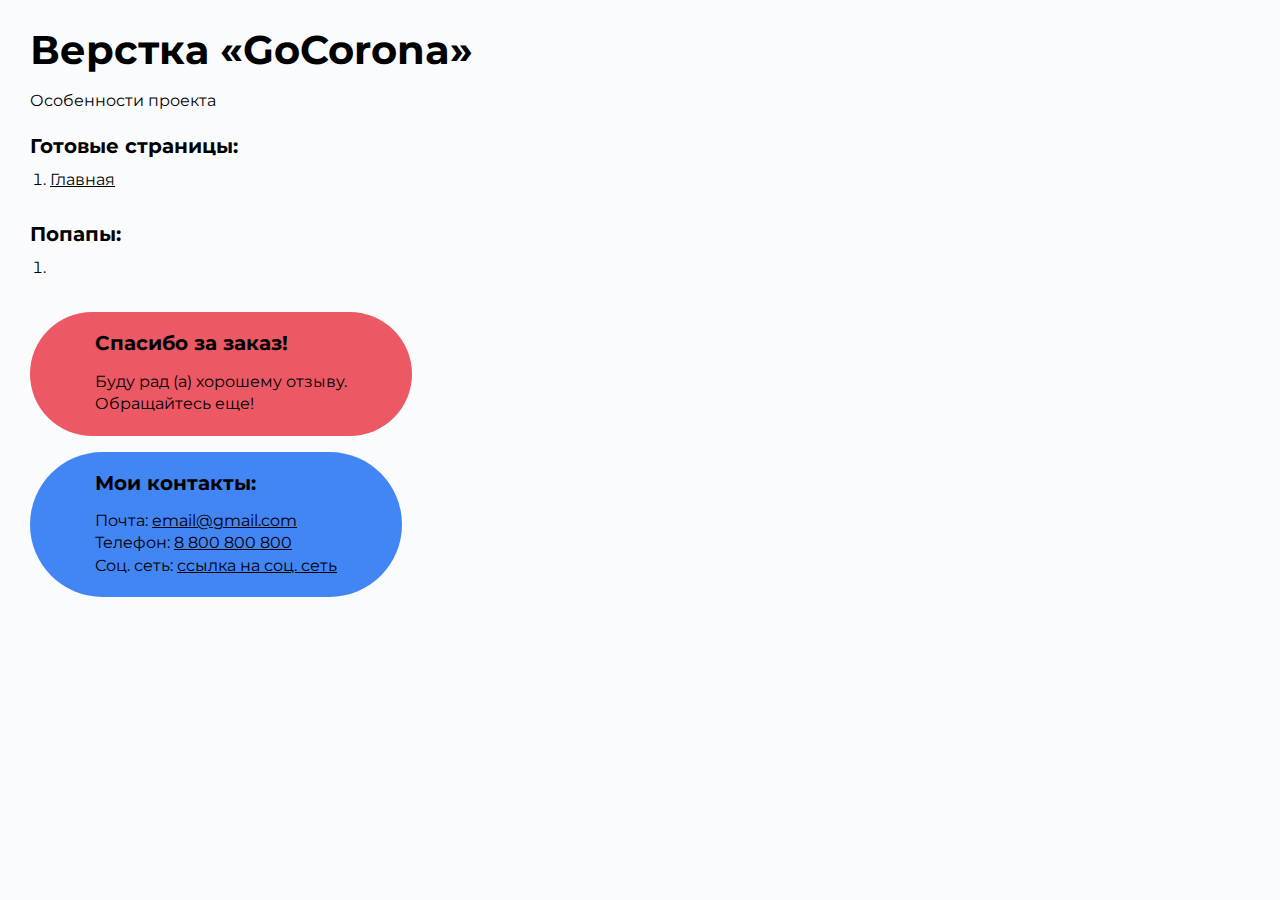
<file: index.html>
<!DOCTYPE html>
<html>

<head>
	<meta charset="UTF-8">
	<meta name="viewport" content="width=device-width, initial-scale=1.0">
	<title>Верстка <span>«GoCorona»</span></title>
</head>

<body>
	<div class="rootpage">
		<h1>Верстка «GoCorona»</h1>
		<div class="rootpage__info">
			Особенности проекта
		</div>
		<h2>Готовые страницы:</h2>
		<ol class="rootpage__list">
			<li><a target="_blank" href="home.html">Главная</a></li>
		</ol>
		<h2>Попапы:</h2>
		<ol class="rootpage__list">
			<li><a target="_blank" href="home.html#"></a></li>
		</ol>
		<div class="rootpage__tnx">
			<h2>Спасибо за заказ!</h2>
			<p>Буду рад (а) хорошему отзыву.</p>
			<p>Обращайтесь еще!</p>
		</div>
		<div class="rootpage__contacts">
			<h2>Мои контакты:</h2>
			<p>Почта: <a href="mailto:email@gmail.com">email@gmail.com</a></p>
			<p>Телефон: <a href="tel:8800800800">8 800 800 800</a></p>
			<p>Соц. сеть: <a href="">ссылка на соц. сеть</a></p>
		</div>
	</div>
</body>
<style>
	@charset "UTF-8";
	@import url("https://fonts.googleapis.com/css?family=Montserrat:regular,700&display=swap");

	*,
	*::before,
	*::after {
		padding: 0px;
		margin: 0px;
		border: 0px;
		box-sizing: border-box;
	}

	html,
	body {
		height: 100%;
		margin: 0;
		padding: 0;
		min-width: 320px;
		width: 100%;
		color: #000;
		background-color: #FAFBFD;
	}

	body {
		font-family: Montserrat;
		font-size: 100%;
		line-height: 1;
		font-size: 1rem;
	}

	a {
		text-decoration: underline;
		color: #000
	}

	a:visited {
		text-decoration: underline;
		color: #616161;
	}

	a:hover {
		text-decoration: none;
	}

	ul li {
		list-style: none;
	}

	img {
		vertical-align: top;
	}

	.wrapper {
		width: 100%;
		min-height: 100%;
		overflow: hidden;
	}

	.rootpage {
		padding: 30px;
		display: flex;
		flex-direction: column;
		align-items: flex-start;
	}

	@media (max-width: 767px) {
		.rootpage {
			padding: 30px 15px;
		}
	}

	h1 {
		color: #000;
		font-size: 2.5rem;
		margin: 0px 0px 1.25rem 0px;
	}

	@media (max-width: 767px) {
		h1 {
			font-size: 1.85rem;
			margin: 0px 0px 1.25rem 0px;
		}
	}

	h2 {
		color: #000;
		font-size: 1.25rem;
		margin: 0px 0px 1rem 0px;
	}

	@media (max-width: 767px) {
		h2 {
			font-size: 1.125rem;
			margin: 0px 0px 1rem 0px;
		}
	}

	.rootpage__info {
		line-height: 140%;
		margin: 0px 0px 1.5rem 0px;
	}

	.rootpage__list {
		margin: 0px 0px 2.25rem 1.25rem;
	}

	.rootpage__list li:not(:last-child) {
		margin: 0px 0px 15px 0px;
	}

	.rootpage__contacts,
	.rootpage__tnx {
		border-radius: 200px;
		padding: 20px 65px;
		line-height: 140%;
	}

	@media (max-width: 767px) {

		.rootpage__contacts,
		.rootpage__tnx {
			border-radius: 40px;
			padding: 20px;
		}
	}

	.rootpage__contacts {
		background: #4285F4;
	}

	.rootpage__contacts a {
		color: #000;
	}

	.rootpage__tnx {
		background: #EC5863;
		margin: 0px 0px 1rem 0px;
	}
</style>

</html>
</file>
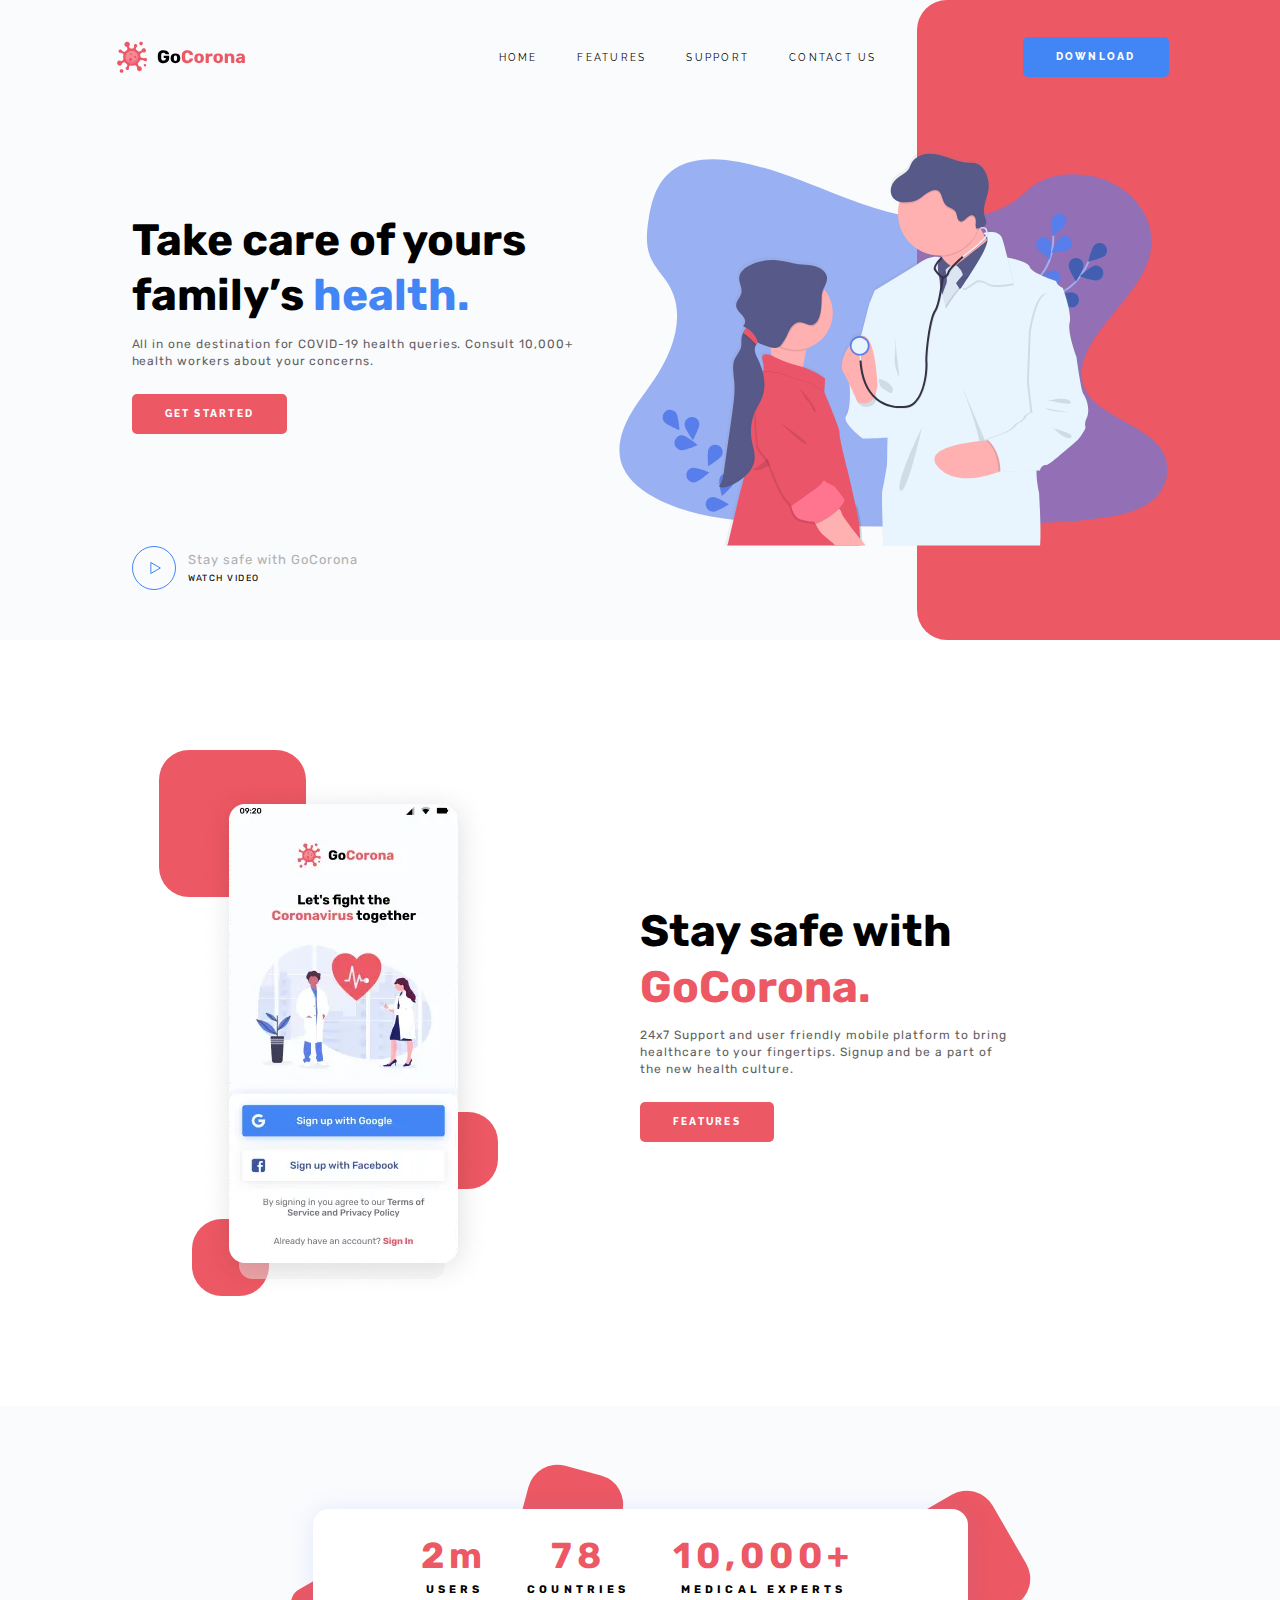
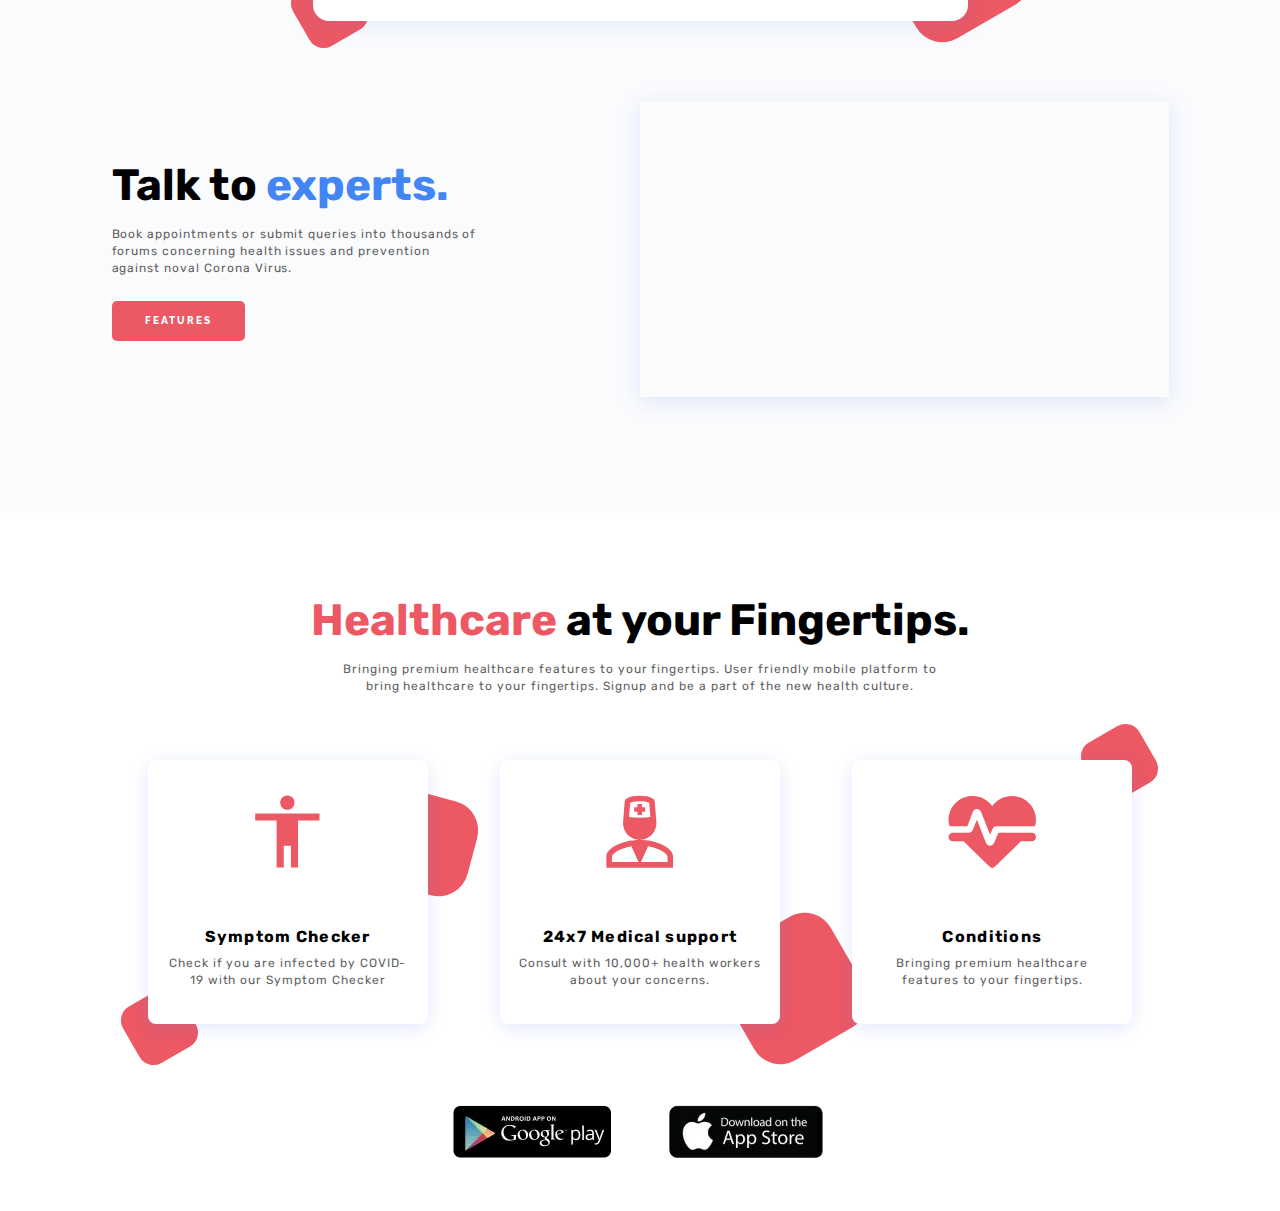
<file: home.html>
<!DOCTYPE html>
<html lang="ru">

<head>
	<title>Главная</title>
	<meta charset="UTF-8">
	<meta name="format-detection" content="telephone=no">
	<!-- <style>body{opacity: 0;}</style> -->
	<link rel="stylesheet" href="css/style.min.css?_v=20220305144704">
	<link rel="shortcut icon" href="favicon.ico">
	<!-- <meta name="robots" content="noindex, nofollow"> -->
	<meta name="viewport" content="width=device-width, initial-scale=1.0">
</head>

<body>
	<div class="wrapper">
		<header class="header">
			<div class="header__container">
				<a href="#" class="header__logo">
					<img src="img/Logo.svg" alt="Логотип">
				</a>
				<div class="header__menu menu">
					<nav class="menu__body">
						<ul class="menu__list">
							<li class="menu__item"><a href="#" class="menu__link">HOME</a></li>
							<li class="menu__item"><a href="#" data-goto=".stay-safe" class="menu__link">FEATURES</a></li>
							<li class="menu__item"><a href="#" data-goto=".experts" class="menu__link">SUPPORT</a></li>
							<li class="menu__item"><a href="#" data-goto=".footer__item" class="menu__link">CONTACT US</a></li>
						</ul>
					</nav>
				</div>

				<div class="header__button">
					<a href="#" class="button button_blue">DOWNLOAD</a>
					<button type="button" class="menu__icon icon-menu"><span></span></button>
				</div>
			</div>
		</header>
		<main class="page">
			<section class="get-started">
				<div class="get-started__container">
					<div class="get-started__content">
						<div class="get-started__text-block">
							<h1 class="text-block__title text-block__title_blue">Take care of yours family’s <span>health.</span></h1>
							<div class="text-block__text">All in one destination for COVID-19 health queries. Consult 10,000+ health workers about your concerns.</div>
							<a href="#" class="text-block__button button">GET STARTED</a>
						</div>
					</div>
					<div class="get-started__image">
						<img src="img/get-started/image.svg" alt="Картинка">
					</div>
					<div class="get-started__video">
						<a href="#" class="video-get-started">
							<div class="video-get-started__icon">
								<img src="img/get-started/play.svg" alt="Смотреть Видео">
							</div>
							<div class="get-started__body">
								<div class="get-started__title">Stay safe with GoCorona</div>
								<div class="get-started__text">Watch Video</div>
							</div>
						</a>
					</div>

				</div>
			</section>
			<section class="stay-safe">
				<div class="stay-safe__container">
					<div class="stay-safe__media">
						<div class="media-stay-safe">
							<div class="media-stay-safe__image">
								<picture><source srcset="img/stay-safe/app.webp" type="image/webp"><img src="img/stay-safe/app.png" alt="Приложение"></picture>
							</div>
							<div class="media-stay-safe__item media-stay-safe__item_1"></div>
							<div class="media-stay-safe__item media-stay-safe__item_2"></div>
							<div class="media-stay-safe__item media-stay-safe__item_3"></div>
						</div>
					</div>
					<div class="stay-safe__content">
						<div class="stay-safe__text-block">
							<h2 class="text-block__title">Stay safe with <span>GoCorona.</span></h2>
							<div class="text-block__text">24x7 Support and user friendly mobile platform to bring healthcare to your fingertips. Signup and be a part of the new health culture.</div>
							<a href="#" class="text-block__button button">Features</a>
						</div>
					</div>
				</div>
			</section>
			<section id="expert" class="experts">
				<div class="experts__container">
					<div class="experts__statistics statistics-experts">
						<div class="statistics-experts__body body-statistics-experts">
							<div class="body-statistics-experts__item">
								<div class="body-statistics-experts__value">2m</div>
								<div class="body-statistics-experts__text">Users</div>
							</div>
							<div class="body-statistics-experts__item">
								<div class="body-statistics-experts__value">78</div>
								<div class="body-statistics-experts__text">Countries</div>
							</div>
							<div class="body-statistics-experts__item">
								<div class="body-statistics-experts__value">10,000+</div>
								<div class="body-statistics-experts__text">Medical experts</div>
							</div>


						</div>
						<div class="statistics-experts__decor statistics-experts__decor_1"></div>
						<div class="statistics-experts__decor statistics-experts__decor_2"></div>
						<div class="statistics-experts__decor statistics-experts__decor_3"></div>
					</div>
					<div class="experts__body">
						<div class="experts__content">
							<div class="experts__text-block">
								<h2 class="text-block__title text-block__title_blue">Talk to <span>experts.</span></h2>
								<div class="text-block__text">Book appointments or submit queries into thousands of forums concerning health issues and prevention <br> against noval Corona Virus.</div>
								<a href="#" class="text-block__button button">Features</a>
							</div>
						</div>
						<div class="experts__video">
							<iframe src="https://www.youtube.com/embed/hlaqmOT6kB4" title="YouTube video player" frameborder="0" allow="accelerometer; autoplay; clipboard-write; encrypted-media; gyroscope; picture-in-picture" allowfullscreen></iframe>
						</div>

					</div>
				</div>
			</section>
			<section class="healthcare">
				<div class="healthcare__container">
					<div class="healthcare__text-block text-block_center">
						<h2 class="text-block__title"><span>Healthcare</span> at your Fingertips.</h2>
						<div class="text-block__text text-block__text_mw">Bringing premium healthcare features to your fingertips. User friendly mobile platform to bring healthcare to your fingertips. Signup and be a part of the new health culture.</div>
					</div>
					<div class="healthcare__items">
						<div class="healthcare__column healthcare__column_1">
							<div class="healthcare__item item-healthcare">
								<div class="item-healthcare__icon">
									<img src="img/healthcare/01.svg" alt="Иконка01">
								</div>
								<div class="item-healthcare__title">Symptom Checker</div>
								<div class="item-healthcare__text">Check if you are infected by COVID-19 with our Symptom Checker</div>
							</div>
						</div>

						<div class="healthcare__column healthcare__column_2">
							<div class="healthcare__item item-healthcare">
								<div class="item-healthcare__icon">
									<img src="img/healthcare/02.svg" alt="Иконка02">
								</div>
								<div class="item-healthcare__title">24x7 Medical support</div>
								<div class="item-healthcare__text">Consult with 10,000+ health workers about your concerns.</div>
							</div>
						</div>

						<div class="healthcare__column healthcare__column_3">
							<div class="healthcare__item item-healthcare">
								<div class="item-healthcare__icon">
									<img src="img/healthcare/03.svg" alt="Иконка03">
								</div>
								<div class="item-healthcare__title">Conditions</div>
								<div class="item-healthcare__text">Bringing premium healthcare features to your fingertips.</div>
							</div>
						</div>

					</div>
				</div>
			</section>
		</main>
		<footer class="footer">
			<div class="footer__container">
				<div class="footer__items">
					<a href="#" class="footer__item">
						<picture><source srcset="img/healthcare/google.webp" type="image/webp"><img src="img/healthcare/google.png" alt="google"></picture>
					</a>
					<a href="#" class="footer__item">
						<picture><source srcset="img/healthcare/appstore.webp" type="image/webp"><img src="img/healthcare/appstore.png" alt="appstore"></picture>
					</a>
				</div>
			</div>
		</footer>
	</div>
	<!-- 
<div id="popup" aria-hidden="true" class="popup">
	<div class="popup__wrapper">
		<div class="popup__content">
			<button data-close type="button" class="popup__close">Закрыть</button>
			<div class="popup__text">
			</div>
		</div>
	</div>
</div>
 -->

	<script src="js/app.min.js?_v=20220305144704"></script>
</body>

</html>
</file>
<file: css/style.min.css>
@charset "UTF-8";@import url(https://fonts.googleapis.com/css?family=Rubik:300,regular,700&display=swap);@import url(https://fonts.googleapis.com/css?family=Raleway:700,800&display=swap);*{padding:0;margin:0;border:0}*,:after,:before{-webkit-box-sizing:border-box;box-sizing:border-box}body,html{height:100%;min-width:320px}body{color:#000;line-height:1;font-family:Rubik;font-size:.75rem;-ms-text-size-adjust:100%;-moz-text-size-adjust:100%;-webkit-text-size-adjust:100%;-webkit-font-smoothing:antialiased;-moz-osx-font-smoothing:grayscale}button,input,textarea{font-family:Rubik;font-size:inherit}button{cursor:pointer;color:inherit;background-color:inherit}a{color:inherit}a:link,a:visited{text-decoration:none}a:hover{text-decoration:none}ul li{list-style:none}img{vertical-align:top}h1,h2,h3,h4,h5,h6{font-weight:inherit;font-size:inherit}.lock body{overflow:hidden;-ms-touch-action:none;touch-action:none}.wrapper{min-height:100%;display:-webkit-box;display:-ms-flexbox;display:flex;-webkit-box-orient:vertical;-webkit-box-direction:normal;-ms-flex-direction:column;flex-direction:column;overflow:hidden}.wrapper>main{-webkit-box-flex:1;-ms-flex:1 1 auto;flex:1 1 auto}.wrapper>*{min-width:0}[class*=__container]{max-width:66.0625rem;-webkit-box-sizing:content-box;box-sizing:content-box;margin:0 auto;padding:0 .9375rem}[class*=-ibg]{position:relative}[class*=-ibg] img{position:absolute;width:100%;height:100%;top:0;left:0;-o-object-fit:cover;object-fit:cover}[class*=-ibg_contain] img{-o-object-fit:contain;object-fit:contain}.header{position:absolute;width:100%;top:0;left:0;z-index:50}.header__container{display:-webkit-box;display:-ms-flexbox;display:flex;min-height:7.125rem;-webkit-box-align:center;-ms-flex-align:center;align-items:center}.header__logo{z-index:5}.header__menu{-webkit-box-flex:1;-ms-flex:1 1 auto;flex:1 1 auto}.header__button{position:relative;z-index:5;display:-webkit-box;display:-ms-flexbox;display:flex;-webkit-box-pack:end;-ms-flex-pack:end;justify-content:flex-end;-webkit-box-flex:0;-ms-flex:0 0 15.75rem;flex:0 0 15.75rem}.menu{display:-webkit-box;display:-ms-flexbox;display:flex;-webkit-box-pack:end;-ms-flex-pack:end;justify-content:flex-end}.menu__list{display:-webkit-box;display:-ms-flexbox;display:flex}.menu__item{margin:0 2.5rem 0 0}.menu__link{text-transform:uppercase;font-family:Raleway;font-size:.625rem;color:#fcfdfe;line-height:1.2;letter-spacing:.14rem;color:#000;-webkit-transition:color .3s ease 0s;-o-transition:color .3s ease 0s;transition:color .3s ease 0s}.button{display:inline-block;font-family:Raleway;text-transform:uppercase;font-weight:800;font-size:.625rem;color:#fcfdfe;line-height:1.2;letter-spacing:.14rem;background-color:#ec5863;border-radius:.3125rem;padding:.875rem 2.0625rem;-webkit-transition:background-color .3s ease 0s;-o-transition:background-color .3s ease 0s;transition:background-color .3s ease 0s}.button_blue{-webkit-transition:background-color .3s ease 0s;-o-transition:background-color .3s ease 0s;transition:background-color .3s ease 0s;background-color:#4285f4}.icon-menu{display:none}.footer{padding:2.8125rem 0}.footer__items{display:-webkit-box;display:-ms-flexbox;display:flex;gap:3.125rem;-webkit-box-pack:center;-ms-flex-pack:center;justify-content:center;-webkit-box-align:center;-ms-flex-align:center;align-items:center}*{scroll-behavior:smooth}.get-started{background-color:#fafbfd}.get-started__container{padding:9.375rem 0 3.125rem 0;display:-webkit-box;display:-ms-flexbox;display:flex;-webkit-box-align:center;-ms-flex-align:center;align-items:center;-ms-flex-wrap:wrap;flex-wrap:wrap;position:relative}.get-started__content{padding:0 1.25rem}.get-started__content:not(:last-child){margin-bottom:3.125rem}.get-started__image{z-index:2}.get-started__image img{width:100%;-o-object-fit:cover;object-fit:cover}.get-started__video{-webkit-box-flex:1;-ms-flex:1 1 100%;flex:1 1 100%;padding:0 0 0 1.25rem}.get-started__body{padding:0 0 0 .75rem;display:-webkit-box;display:-ms-flexbox;display:flex;-webkit-box-orient:vertical;-webkit-box-direction:normal;-ms-flex-direction:column;flex-direction:column}.get-started__title{font-size:.8125rem;line-height:1.2307692308;letter-spacing:.08em;color:#b0b0b0}.get-started__title:not(:last-child){margin-bottom:.3125rem}.get-started__text{font-size:.5625rem;line-height:1.2307692308;letter-spacing:.165em;color:#000;text-transform:uppercase}.text-block_center{text-align:center}.text-block__title{font-weight:700;font-size:2.75rem;line-height:126%;color:#000}.text-block__title:not(:last-child){margin-bottom:.75rem}.text-block__title span{color:#ec5863}.text-block__title_blue span{color:#4285f4}.text-block__text{font-size:.75rem;line-height:1.4166666667;letter-spacing:.08em;color:#616161}.text-block__text:not(:last-child){margin-bottom:1.5rem}.text-block__text_mw{max-width:37.5rem;margin:0 auto}.video-get-started{display:-webkit-inline-box;display:-ms-inline-flexbox;display:inline-flex;-webkit-box-align:center;-ms-flex-align:center;align-items:center}.video-get-started__icon{-webkit-box-flex:0;-ms-flex:0 0 2.75rem;flex:0 0 2.75rem}@supports (padding-top:clamp(2.5rem ,1.4569752282rem + 5.2151238592vw ,5rem)){.stay-safe{padding-top:clamp(2.5rem ,1.4569752282rem + 5.2151238592vw ,5rem)}}@supports not (padding-top:clamp(2.5rem ,1.4569752282rem + 5.2151238592vw ,5rem)){.stay-safe{padding-top:calc(2.5rem + 2.5 * (100vw - 20rem)/ 47.9375)}}@supports (padding-bottom:clamp(1.25rem ,-0.3145371578rem + 7.8226857888vw ,5rem)){.stay-safe{padding-bottom:clamp(1.25rem ,-.3145371578rem + 7.8226857888vw ,5rem)}}@supports not (padding-bottom:clamp(1.25rem ,-0.3145371578rem + 7.8226857888vw ,5rem)){.stay-safe{padding-bottom:calc(1.25rem + 3.75 * (100vw - 20rem)/ 47.9375)}}.stay-safe__container{display:-webkit-box;display:-ms-flexbox;display:flex;-webkit-box-align:center;-ms-flex-align:center;align-items:center}.stay-safe__media{-webkit-box-flex:0;-ms-flex:0 1 50%;flex:0 1 50%}.stay-safe__content{-webkit-box-flex:0;-ms-flex:0 1 50%;flex:0 1 50%}.media-stay-safe{width:23.3125rem;padding:3.5rem 0 1.6875rem 0;text-align:center;position:relative}.media-stay-safe__image{display:inline-block;position:relative}.media-stay-safe__image img{z-index:2;position:relative}.media-stay-safe__image::after{content:"";position:absolute;bottom:20px;left:40px;width:206px;height:27px;background:rgba(240,240,240,.49);border-radius:1rem;z-index:1}.media-stay-safe__item{position:absolute;background-color:#ec5863;border-radius:1.875rem}.media-stay-safe__item_1{top:30px;left:0;width:9.1875rem;height:9.1875rem}.media-stay-safe__item_2{bottom:30px;left:33px;width:4.8125rem;height:4.8125rem}.media-stay-safe__item_3{bottom:137px;right:34px;width:4.8125rem;height:4.8125rem}.experts{background-color:#fafbfd;padding:6.4375rem 0 7.25rem 0}.experts__statistics{max-width:40.9375rem;margin:0 auto;position:relative}.experts__text-block{max-width:25rem}.experts__body{display:-webkit-box;display:-ms-flexbox;display:flex;-webkit-box-align:center;-ms-flex-align:center;align-items:center}.experts__content{-webkit-box-flex:0;-ms-flex:0 1 50%;flex:0 1 50%;padding:0 1.25rem 0 0}.experts__video{-webkit-box-flex:0;-ms-flex:0 1 50%;flex:0 1 50%;padding-bottom:28%;position:relative;-webkit-box-shadow:0 4px 18px rgba(88,126,236,.18);box-shadow:0 4px 18px rgba(88,126,236,.18);overflow:hidden}.experts__video iframe{position:absolute;width:100%;height:100%;top:0;left:0;-o-object-fit:cover;object-fit:cover;border-radius:8px}.statistics-experts{max-width:40.9375rem;margin:0 auto;position:relative}.statistics-experts__body{background-color:#fff;-webkit-box-shadow:0 2px 24px rgba(88,126,236,.15);box-shadow:0 2px 24px rgba(88,126,236,.15);border-radius:16px;position:relative;z-index:2;margin:0 0 5rem 0}.statistics-experts__decor{position:absolute;background-color:#ec5863;border-radius:1.875rem}.statistics-experts__decor_1{width:4.0625rem;height:4.0625rem;-webkit-transform:rotate(-30deg);-ms-transform:rotate(-30deg);transform:rotate(-30deg);bottom:-1.3125rem;left:-1rem;border-radius:1rem}.statistics-experts__decor_2{width:6.0625rem;height:6.0625rem;-webkit-transform:rotate(105deg);-ms-transform:rotate(105deg);transform:rotate(105deg);top:-2.5rem;left:13.0625rem}.statistics-experts__decor_3{width:7.9375rem;height:7.9375rem;-webkit-transform:rotate(-30deg);-ms-transform:rotate(-30deg);transform:rotate(-30deg);top:-.375rem;right:-3.125rem}.body-statistics-experts{display:-webkit-box;display:-ms-flexbox;display:flex;padding:1.5625rem 5rem;-webkit-box-align:center;-ms-flex-align:center;align-items:center}.body-statistics-experts__item{-webkit-box-flex:0;-ms-flex:0 1 25%;flex:0 1 25%;-webkit-box-align:center;-ms-flex-align:center;align-items:center;display:-webkit-box;display:-ms-flexbox;display:flex;-webkit-box-orient:vertical;-webkit-box-direction:normal;-ms-flex-direction:column;flex-direction:column}.body-statistics-experts__item:last-child{-webkit-box-flex:0;-ms-flex:0 1 50%;flex:0 1 50%}.body-statistics-experts__value{font-size:2.25rem;line-height:1.2285714286;letter-spacing:.14em;color:#ec5863;font-weight:700;margin-bottom:.3125rem}.body-statistics-experts__text{font-size:.6875rem;line-height:1.1818181818;letter-spacing:.37em;color:#000;font-weight:700;text-transform:uppercase}.healthcare{padding:5rem 0 1.875rem 0}.healthcare__text-block{margin-bottom:4.0625rem}.healthcare__column{padding:0 2.25rem;-webkit-box-flex:0;-ms-flex:0 1 33.333%;flex:0 1 33.333%;position:relative}.healthcare__column_1::before{content:"";position:absolute;width:4.0625rem;height:4.0625rem;bottom:-2.1875rem;left:.9375rem;-webkit-transform:rotate(-30deg);-ms-transform:rotate(-30deg);transform:rotate(-30deg);background-color:#ec5863;border-radius:1rem}.healthcare__column_1::after{content:"";position:absolute;width:6.0625rem;height:6.0625rem;top:2.1875rem;right:-.625rem;-webkit-transform:rotate(105deg);-ms-transform:rotate(105deg);transform:rotate(105deg);background-color:#ec5863;border-radius:1.875rem}.healthcare__column_2::after{content:"";position:absolute;width:7.9375rem;height:7.9375rem;bottom:-1.75rem;right:-2.5rem;-webkit-transform:rotate(-30deg);-ms-transform:rotate(-30deg);transform:rotate(-30deg);background-color:#ec5863;border-radius:1.875rem}.healthcare__column_3::after{content:"";position:absolute;width:4.0625rem;height:4.0625rem;top:-1.875rem;right:1rem;-webkit-transform:rotate(-30deg);-ms-transform:rotate(-30deg);transform:rotate(-30deg);background-color:#ec5863;border-radius:1rem}.healthcare__items{display:-webkit-box;display:-ms-flexbox;display:flex;margin:0 0}.item-healthcare{height:100%;background-color:#fff;-webkit-box-shadow:0 4px 18px rgba(88,126,236,.18);box-shadow:0 4px 18px rgba(88,126,236,.18);border-radius:8px;display:-webkit-box;display:-ms-flexbox;display:flex;-webkit-box-orient:vertical;-webkit-box-direction:normal;-ms-flex-direction:column;flex-direction:column;-webkit-box-align:center;-ms-flex-align:center;align-items:center;text-align:center;padding:2.1875rem 1.0625rem;position:relative;z-index:2}.item-healthcare__icon{margin:0 0 3.625rem 0}.item-healthcare__title{font-weight:700;font-size:1rem;line-height:1.375;letter-spacing:.08em;color:#000}.item-healthcare__title:not(:last-child){margin-bottom:.4375rem}.item-healthcare__text{font-size:.75rem;line-height:1.4166666667;letter-spacing:.08em;color:#616161}@media (min-width:47.99875em){.get-started__container::before{content:"";position:absolute;width:100vw;height:100%;right:15.75rem;top:0;-webkit-transform:translate(100%,0);-ms-transform:translate(100%,0);transform:translate(100%,0);border-radius:30px 0 0 30px;background-color:#ec5863}.get-started__content{-webkit-box-flex:0;-ms-flex:0 1 48%;flex:0 1 48%}.get-started__image{-webkit-box-flex:0;-ms-flex:0 1 52%;flex:0 1 52%;position:relative}}@media (min-width:61.99875em){.stay-safe__media{padding:0 0 0 2.9375rem}.stay-safe__content{max-width:23.3125rem}}@media (max-width:67.9375em){.header__button{-webkit-box-flex:0;-ms-flex:0 0 10.625rem;flex:0 0 10.625rem;-webkit-box-align:center;-ms-flex-align:center;align-items:center}.menu__item{margin:0 1.25rem 0 0}}@media (max-width:66.0625em){.get-started__image{padding:0 1.25rem}}@media (max-width:61.99875em){.get-started__container{padding:6.25rem 0 3.125rem 0}.healthcare__column{padding:0 .9375rem}}@media (max-width:47.99875em){.menu__body{position:fixed;width:100%;height:100%;top:0;left:-100%;overflow:auto;background-color:#3b4b7c;padding:6.25rem .9375rem 3.125rem .9375rem;-webkit-transition:all .3s ease 0s;-o-transition:all .3s ease 0s;transition:all .3s ease 0s;z-index:4}.menu__body::before{content:"";position:fixed;width:100%;height:4.375rem;left:-100%;top:0;-webkit-transition:left .3s ease 0s;-o-transition:left .3s ease 0s;transition:left .3s ease 0s;background-color:#3b4b7c}.menu-open .menu__body{left:0}.menu-open .menu__body::before{left:0}.menu__list{-webkit-box-orient:vertical;-webkit-box-direction:normal;-ms-flex-direction:column;flex-direction:column;-webkit-box-pack:center;-ms-flex-pack:center;justify-content:center;-webkit-box-align:center;-ms-flex-align:center;align-items:center}.menu__item{margin-right:0}.menu__item:not(:last-child){margin-bottom:3.125rem}.menu__link{font-size:1.5rem;color:#fcfdfe}.icon-menu{display:-webkit-box;display:-ms-flexbox;display:flex;margin-left:.9375rem;-webkit-box-pack:center;-ms-flex-pack:center;justify-content:center;position:relative;width:1.875rem;height:1.125rem;cursor:pointer;z-index:5}.icon-menu span,.icon-menu::after,.icon-menu::before{content:"";-webkit-transition:all .3s ease 0s;-o-transition:all .3s ease 0s;transition:all .3s ease 0s;right:0;position:absolute;width:100%;height:.125rem;background-color:#000}.icon-menu::before{top:0}.icon-menu::after{bottom:0}.icon-menu span{top:calc(50% - .0625rem)}.menu-open .icon-menu span{width:0}.menu-open .icon-menu::before{top:calc(50% - .0625rem);-webkit-transform:rotate(-45deg);-ms-transform:rotate(-45deg);transform:rotate(-45deg)}.menu-open .icon-menu::after{bottom:calc(50% - .0625rem);-webkit-transform:rotate(45deg);-ms-transform:rotate(45deg);transform:rotate(45deg)}.get-started__image{margin:0 auto}.get-started__image:not(:last-child){margin-bottom:1.25rem}@supports (font-size:clamp(1.875rem ,1.5099413299rem + 1.8252933507vw ,2.75rem)){.text-block__title{font-size:clamp(1.875rem ,1.5099413299rem + 1.8252933507vw ,2.75rem)}}@supports not (font-size:clamp(1.875rem ,1.5099413299rem + 1.8252933507vw ,2.75rem)){.text-block__title{font-size:calc(1.875rem + .875 * (100vw - 20rem)/ 47.9375)}}.stay-safe__container{-webkit-box-orient:vertical;-webkit-box-direction:reverse;-ms-flex-direction:column-reverse;flex-direction:column-reverse}.experts{padding:5rem 0 1.875rem 0}.experts__body{-webkit-box-orient:vertical;-webkit-box-direction:normal;-ms-flex-direction:column;flex-direction:column;-webkit-box-align:stretch;-ms-flex-align:stretch;align-items:stretch}.experts__content{padding:0;margin-bottom:1.875rem}.experts__video{padding-bottom:58%}.statistics-experts__body{margin:0 0 3.125rem 0}.body-statistics-experts{padding:1.5625rem}.healthcare{padding:1.875rem 0 1.875rem 0}.healthcare__column:not(:last-child){margin-bottom:1.875rem}.healthcare__items{-webkit-box-orient:vertical;-webkit-box-direction:normal;-ms-flex-direction:column;flex-direction:column}}@media (max-width:29.99875em){.header__container{min-height:3.75rem}.footer__items{-webkit-box-orient:vertical;-webkit-box-direction:normal;-ms-flex-direction:column;flex-direction:column}.body-statistics-experts{-webkit-box-orient:vertical;-webkit-box-direction:normal;-ms-flex-direction:column;flex-direction:column}.body-statistics-experts__item:not(:last-child){margin-bottom:.9375rem}}@media (max-width:23.4375em){.header__logo{-webkit-box-flex:0;-ms-flex:0 0 2.5rem;flex:0 0 2.5rem;overflow:hidden}.media-stay-safe__item_1{left:40px}}@media (min-width:47.99875em) and (max-width:67.875em){.get-started__container::before{right:11.5625rem}}@media (any-hover:hover){.menu__link:hover{text-decoration:underline}.button:hover{background-color:#4285f4}.button_blue:hover{background-color:#6fa1f0}}
</file>
